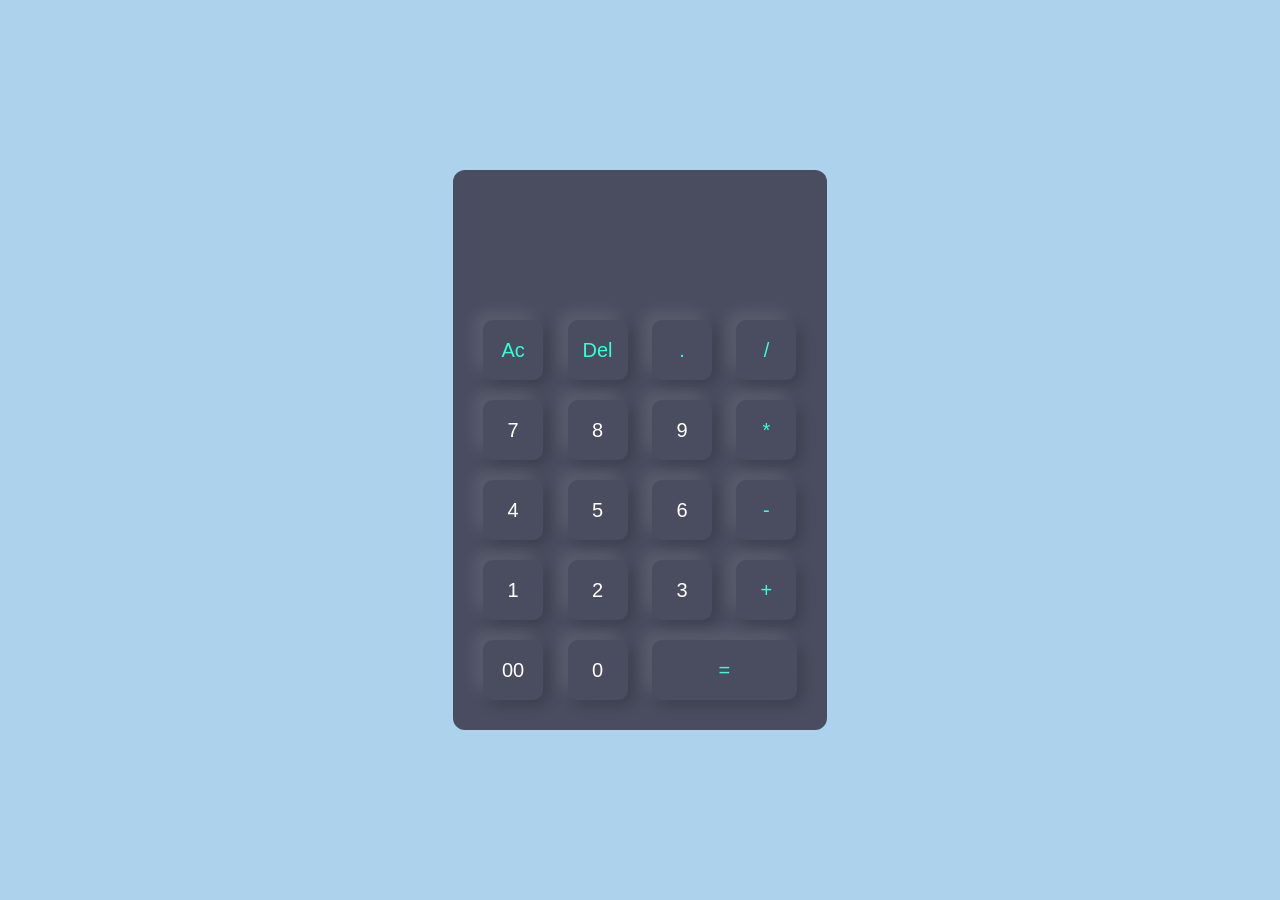
<file: Project-Calculator/Index.html>
<!DOCTYPE html>
<html lang="en">
<head>
    <meta charset="UTF-8">
    <meta name="viewport" content="width=device-width, initial-scale=1.0">
    <title>Project-Calculator</title>
    <link rel="stylesheet" href="style.css">
</head>
<body>
    
    <div class="container">
        <div class="calculator">
            <form>
                <div class="display">
                    <input type="text" name="display">
                </div>
                <div>
                    <input type="button" value="Ac" onclick="display.value = '' " class="operator">
                    <input type="button" value="Del" onclick="display.value = display.value.toString().slice(0,-1)" class="operator">
                    <input type="button" value="." onclick="display.value += '.' " class="operator">
                    <input type="button" value="/" onclick="display.value += '/' " class="operator">
                </div>
                <div>
                    <input type="button" value="7" onclick="display.value += '7' ">
                    <input type="button" value="8" onclick="display.value += '8' ">
                    <input type="button" value="9" onclick="display.value += '9' ">
                    <input type="button" value="*" onclick="display.value += '*' " class="operator">
                </div>
                <div>
                    <input type="button" value="4" onclick="display.value += '4' ">
                    <input type="button" value="5" onclick="display.value += '5' ">
                    <input type="button" value="6" onclick="display.value += '6' ">
                    <input type="button" value="-" onclick="display.value += '-' " class="operator">
                </div>
                <div>
                    <input type="button" value="1" onclick="display.value += '1' ">
                    <input type="button" value="2" onclick="display.value += '2' ">
                    <input type="button" value="3" onclick="display.value += '3' ">
                    <input type="button" value="+" onclick="display.value += '+' " class="operator">
                </div>
                <div>
                    <input type="button" value="00" onclick="display.value += '00' ">
                    <input type="button" value="0" onclick="display.value += '0' ">
                    <input type="button" value="=" onclick="display.value = eval(display.value)" class="equal operator">
                </div>
            </form>
        </div>
    </div>

</body>
</html>
<!-- #ADD2EB WARNA BIRU MODERN desain background website-->
<!-- #494D5F WARNA ABU-ABU desain warna kalkulator-->
</file>
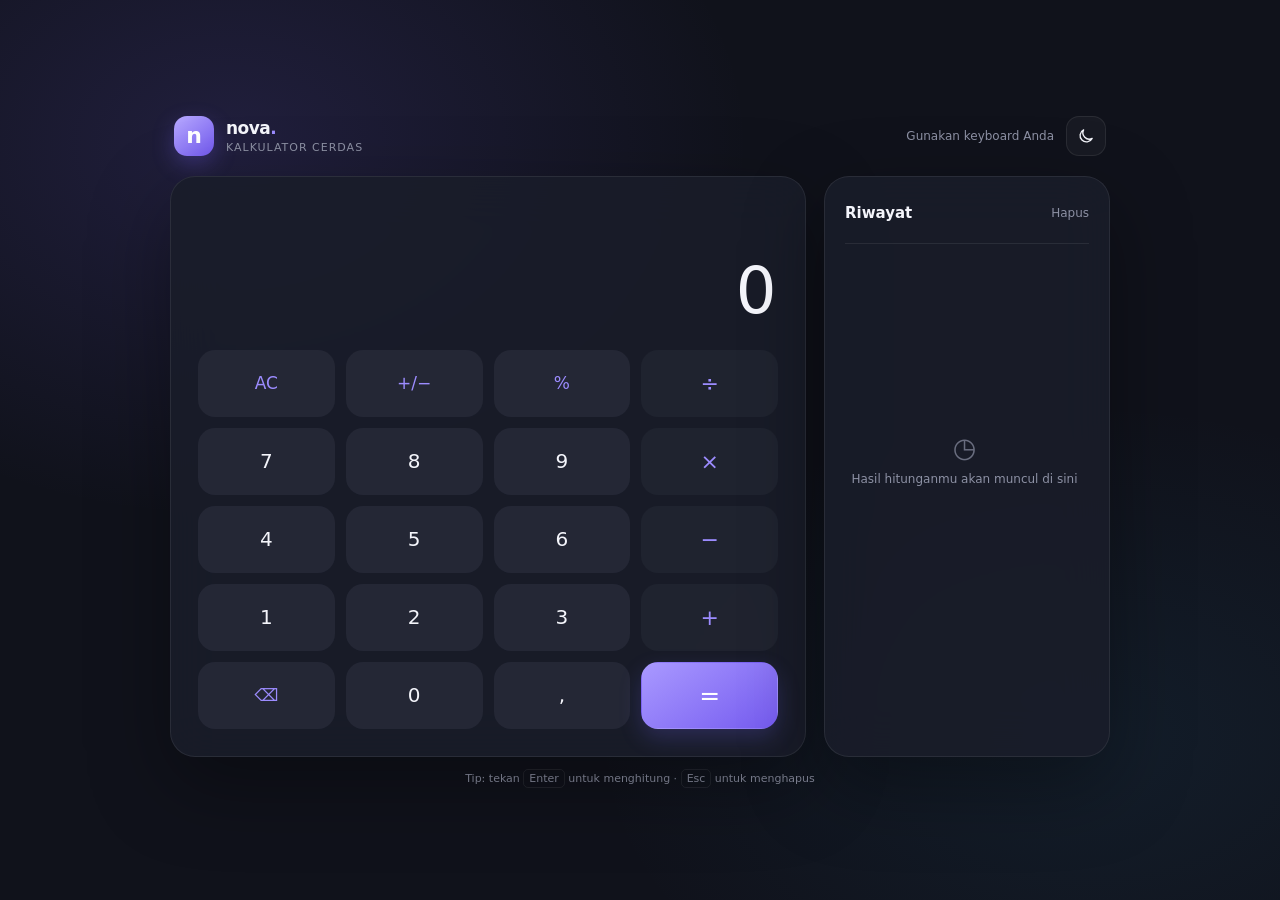
<file: Project-CalculatorJS-AI/index.html>
<!doctype html>
<html lang="id">
<head>
  <meta charset="utf-8">
  <meta name="viewport" content="width=device-width, initial-scale=1">
  <meta name="theme-color" content="#10121b">
  <title>Nova — Kalkulator</title>
  <link rel="stylesheet" href="style.css">
</head>
<body>
  <main class="app">
    <header class="topbar">
      <div class="brand">
        <div class="brand-mark" aria-hidden="true">n</div>
        <div>
          <p class="brand-name">nova<span class="brand-dot">.</span></p>
          <p class="brand-caption">Kalkulator cerdas</p>
        </div>
      </div>
      <div class="top-actions">
        <span class="keyboard-hint">Gunakan keyboard Anda</span>
        <button class="icon-button" id="theme-toggle" type="button" aria-label="Ganti tema" title="Ganti tema">
          <svg id="theme-icon" viewBox="0 0 24 24" fill="none" stroke="currentColor" stroke-width="1.8" stroke-linecap="round" stroke-linejoin="round" aria-hidden="true">
            <path d="M20.2 15.2A8.5 8.5 0 0 1 8.8 3.8 8.5 8.5 0 1 0 20.2 15.2Z"></path>
          </svg>
        </button>
      </div>
    </header>

    <div class="workspace">
      <section class="calculator" aria-label="Kalkulator">
        <div class="display" aria-live="polite" aria-atomic="true">
          <div class="expression" id="expression"></div>
          <output class="result" id="result">0</output>
        </div>
        <div class="keypad" id="keypad">
          <button class="key utility" type="button" data-action="clear" aria-label="Hapus semua">AC</button>
          <button class="key utility" type="button" data-action="sign" aria-label="Ubah tanda">+/−</button>
          <button class="key utility" type="button" data-action="percent" aria-label="Persen">%</button>
          <button class="key operator" type="button" data-operator="/" aria-label="Bagi">÷</button>

          <button class="key" type="button" data-digit="7">7</button>
          <button class="key" type="button" data-digit="8">8</button>
          <button class="key" type="button" data-digit="9">9</button>
          <button class="key operator" type="button" data-operator="*" aria-label="Kali">×</button>

          <button class="key" type="button" data-digit="4">4</button>
          <button class="key" type="button" data-digit="5">5</button>
          <button class="key" type="button" data-digit="6">6</button>
          <button class="key operator" type="button" data-operator="-" aria-label="Kurang">−</button>

          <button class="key" type="button" data-digit="1">1</button>
          <button class="key" type="button" data-digit="2">2</button>
          <button class="key" type="button" data-digit="3">3</button>
          <button class="key operator" type="button" data-operator="+" aria-label="Tambah">+</button>

          <button class="key utility" type="button" data-action="backspace" aria-label="Hapus satu angka">⌫</button>
          <button class="key" type="button" data-digit="0">0</button>
          <button class="key" type="button" data-action="decimal" aria-label="Koma">,</button>
          <button class="key equals" type="button" data-action="equals" aria-label="Sama dengan">=</button>
        </div>
      </section>

      <aside class="history" aria-label="Riwayat perhitungan">
        <div class="history-heading">
          <h2 class="history-title">Riwayat</h2>
          <button class="clear-history" id="clear-history" type="button">Hapus</button>
        </div>
        <div class="history-list" id="history-list">
          <div class="history-empty"><span aria-hidden="true">◷</span><span>Hasil hitunganmu akan muncul di sini</span></div>
        </div>
      </aside>
    </div>

    <p class="footer-note">Tip: tekan <kbd>Enter</kbd> untuk menghitung · <kbd>Esc</kbd> untuk menghapus</p>
    <p class="sr-only" id="status" role="status"></p>
  </main>

  <script src="input.js" defer></script>
</body>
</html>
</file>
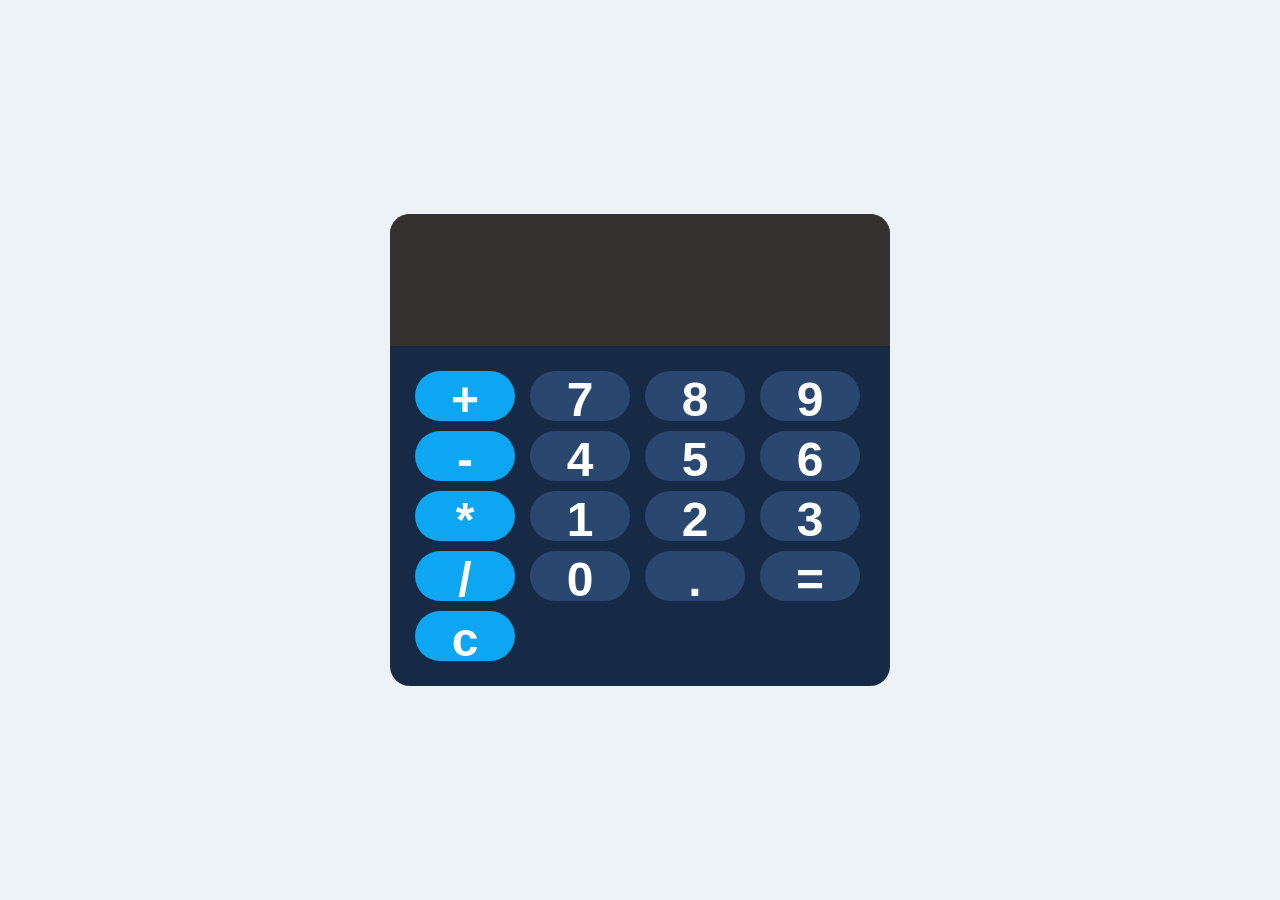
<file: Project-CalculatorJS/index.html>
<!DOCTYPE html>
<html lang="en">
<head>
    <meta charset="UTF-8">
    <meta name="viewport" content="width=device-width, initial-scale=1.0">
    <title>Project-CalculatorwithJS</title>
    <link rel="stylesheet" href="style.css">
</head>
<body>
    <div id="calculator">
            <input type="text" id="display" readonly>
            <div id="keys">
                <button onclick="appendToDisplay('+')" class="operator-btn">+</button>
                <button onclick="appendToDisplay('7')">7</button>
                <button onclick="appendToDisplay('8')">8</button>
                <button onclick="appendToDisplay('9')">9</button>
                <button onclick="appendToDisplay('-')" class="operator-btn">-</button>
                <button onclick="appendToDisplay('4')">4</button>
                <button onclick="appendToDisplay('5')">5</button>
                <button onclick="appendToDisplay('6')">6</button>
                <button onclick="appendToDisplay('*')" class="operator-btn">*</button>
                <button onclick="appendToDisplay('1')">1</button>
                <button onclick="appendToDisplay('2')">2</button>
                <button onclick="appendToDisplay('3')">3</button>
                <button onclick="appendToDisplay('/')" class="operator-btn">/</button>
                <button onclick="appendToDisplay('0')">0</button>
                <button onclick="appendToDisplay('.')">.</button>
                <button onclick="calculate()">=</button>
                <button onclick="clearDisplay()" class="operator-btn">c</button>
            </div>
    </div>
    <script src="script.js"></script>
</body>
</html>
</file>
<file: Project-Calculator/style.css>
* {
    margin: 0;
    padding: 0;
    font-family: Arial, sans-serif;
}

.container {
    width: 100%;
    height: 100vh;
    background-color: #ADD2EB;
    display: flex;
    align-items: center;
    justify-content: center;
}

.calculator {
    background: #494D5F;
    padding: 20px;
    border-radius: 12px;
}

.calculator form input {
    border: 0;
    outline: 0;
    width: 60px;
    color: white;
    height: 60px;
    border-radius: 10px;
    box-shadow: -8px -8px 15px rgba(255, 255, 255, 0.1),
                5px 5px 15px rgba(0, 0, 0, 0.2);
    background: transparent;
    font-size: 20px;
    margin: 10px;

}

form .display {
    display: flex;
    justify-content: center;
    margin: 20px 0;
}

form .display input {
    text-align: right;
    flex: 1;
    font-size: 45px;
    box-shadow: none;
}

form input.equal {
    width: 145px;
}

form input.operator {
    color: #33ffd8;
    
}
</file>
<file: Project-CalculatorJS-AI/style.css>
:root {
      color-scheme: dark;
      --page: #10121b;
      --panel: rgba(26, 29, 42, .88);
      --panel-soft: rgba(255, 255, 255, .035);
      --key: #242735;
      --key-hover: #303446;
      --text: #f4f5fb;
      --muted: #8d91a4;
      --line: rgba(255, 255, 255, .08);
      --accent: #9c8cff;
      --accent-strong: #7862f5;
      --shadow: 0 28px 80px rgba(0, 0, 0, .35);
    }

    :root[data-theme="light"] {
      color-scheme: light;
      --page: #f2f3f9;
      --panel: rgba(255, 255, 255, .9);
      --panel-soft: rgba(30, 34, 55, .035);
      --key: #f0f1f7;
      --key-hover: #e6e7f1;
      --text: #232436;
      --muted: #81849a;
      --line: rgba(35, 36, 54, .09);
      --accent: #6d58e8;
      --accent-strong: #5944d6;
      --shadow: 0 28px 80px rgba(53, 50, 92, .13);
    }

    * { box-sizing: border-box; }

    body {
      min-height: 100vh;
      margin: 0;
      display: grid;
      place-items: center;
      padding: 32px 20px;
      overflow-x: hidden;
      background:
        radial-gradient(ellipse at 18% 16%, rgba(119, 96, 238, .16), transparent 35%),
        radial-gradient(ellipse at 85% 82%, rgba(47, 134, 180, .1), transparent 32%),
        var(--page);
      color: var(--text);
      font-family: Inter, ui-sans-serif, system-ui, -apple-system, BlinkMacSystemFont, "Segoe UI", sans-serif;
      transition: background .25s ease, color .25s ease;
    }

    button { font: inherit; }

    .app { width: min(100%, 940px); }

    .topbar {
      display: flex;
      align-items: center;
      justify-content: space-between;
      margin: 0 4px 20px;
    }

    .brand { display: flex; align-items: center; gap: 12px; }

    .brand-mark {
      width: 40px;
      height: 40px;
      display: grid;
      place-items: center;
      border-radius: 13px;
      background: linear-gradient(140deg, #b8aaff, #7158ee);
      color: white;
      box-shadow: 0 8px 22px rgba(120, 98, 245, .3);
      font-size: 22px;
      font-weight: 700;
    }

    .brand-name { margin: 0; font-size: 17px; font-weight: 700; letter-spacing: -.03em; }
    .brand-dot { color: var(--accent); }
    .brand-caption { margin: 3px 0 0; color: var(--muted); font-size: 11px; letter-spacing: .09em; text-transform: uppercase; }

    .top-actions { display: flex; align-items: center; gap: 12px; }

    .keyboard-hint {
      color: var(--muted);
      font-size: 12px;
    }

    .icon-button {
      width: 40px;
      height: 40px;
      display: grid;
      place-items: center;
      border: 1px solid var(--line);
      border-radius: 13px;
      background: var(--panel-soft);
      color: var(--text);
      cursor: pointer;
      transition: background .18s ease, transform .18s ease;
    }

    .icon-button:hover { background: var(--key-hover); transform: translateY(-1px); }
    .icon-button svg { width: 18px; height: 18px; }

    .workspace {
      display: grid;
      grid-template-columns: minmax(0, 1fr) 286px;
      gap: 18px;
      align-items: stretch;
    }

    .calculator, .history {
      border: 1px solid var(--line);
      border-radius: 25px;
      background: var(--panel);
      box-shadow: var(--shadow);
      backdrop-filter: blur(24px);
    }

    .calculator { padding: 27px; }

    .display {
      min-height: 146px;
      display: flex;
      flex-direction: column;
      align-items: flex-end;
      justify-content: flex-end;
      padding: 8px 5px 23px;
      overflow: hidden;
      text-align: right;
    }

    .expression {
      min-height: 22px;
      max-width: 100%;
      overflow: hidden;
      color: var(--muted);
      font-size: 14px;
      text-overflow: ellipsis;
      white-space: nowrap;
    }

    .result {
      max-width: 100%;
      margin-top: 8px;
      overflow: hidden;
      font-size: clamp(42px, 8vw, 64px);
      font-weight: 350;
      letter-spacing: -.055em;
      line-height: 1.08;
      text-overflow: ellipsis;
      white-space: nowrap;
    }

    .keypad {
      display: grid;
      grid-template-columns: repeat(4, minmax(0, 1fr));
      gap: 11px;
    }

    .key {
      min-height: 67px;
      border: 1px solid transparent;
      border-radius: 17px;
      background: var(--key);
      color: var(--text);
      cursor: pointer;
      font-size: 20px;
      font-weight: 500;
      transition: transform .12s ease, background .15s ease, border-color .15s ease;
      -webkit-tap-highlight-color: transparent;
    }

    .key:hover { background: var(--key-hover); }
    .key:active { transform: scale(.96); }
    .key:focus-visible, .icon-button:focus-visible, .history-item:focus-visible {
      outline: 2px solid var(--accent);
      outline-offset: 3px;
    }

    .key.utility { color: var(--accent); font-size: 17px; }
    .key.operator { background: var(--panel-soft); color: var(--accent); font-size: 22px; }
    .key.operator[aria-pressed="true"] { border-color: var(--accent); background: rgba(156, 140, 255, .13); }
    .key.equals {
      background: linear-gradient(145deg, #a999ff, #755bf0);
      color: #fff;
      box-shadow: 0 9px 22px rgba(120, 98, 245, .22);
      font-size: 25px;
    }
    .key.equals:hover { background: linear-gradient(145deg, #b5a8ff, #846ff8); }

    .history {
      display: flex;
      flex-direction: column;
      min-height: 100%;
      padding: 23px 20px 17px;
    }

    .history-heading {
      display: flex;
      align-items: center;
      justify-content: space-between;
      padding-bottom: 17px;
      border-bottom: 1px solid var(--line);
    }

    .history-title { margin: 0; font-size: 15px; font-weight: 650; }
    .clear-history {
      padding: 6px 0 6px 8px;
      border: 0;
      background: transparent;
      color: var(--muted);
      cursor: pointer;
      font-size: 12px;
    }
    .clear-history:hover { color: var(--accent); }

    .history-list {
      display: flex;
      flex: 1;
      flex-direction: column;
      gap: 4px;
      max-height: 410px;
      margin: 10px -8px 0;
      padding: 0 5px 0 0;
      overflow-y: auto;
    }

    .history-empty {
      display: grid;
      flex: 1;
      min-height: 170px;
      place-content: center;
      gap: 9px;
      color: var(--muted);
      text-align: center;
      font-size: 12px;
    }

    .history-empty span:first-child { font-size: 27px; opacity: .7; }

    .history-item {
      width: 100%;
      display: block;
      padding: 12px 10px;
      border: 0;
      border-radius: 12px;
      background: transparent;
      color: var(--text);
      cursor: pointer;
      text-align: right;
    }
    .history-item:hover { background: var(--panel-soft); }
    .history-equation { display: block; color: var(--muted); font-size: 12px; }
    .history-answer { display: block; margin-top: 5px; font-size: 17px; font-weight: 550; }

    .footer-note {
      margin: 15px 4px 0;
      color: var(--muted);
      font-size: 11px;
      text-align: center;
    }
    .footer-note kbd {
      padding: 2px 5px;
      border: 1px solid var(--line);
      border-radius: 5px;
      font: inherit;
    }

    .sr-only {
      position: absolute;
      width: 1px;
      height: 1px;
      padding: 0;
      margin: -1px;
      overflow: hidden;
      clip: rect(0, 0, 0, 0);
      white-space: nowrap;
      border: 0;
    }

    @media (max-width: 760px) {
      body { padding: 24px 16px; }
      .workspace { grid-template-columns: minmax(0, 1fr); }
      .history { min-height: 190px; }
      .history-list { max-height: 220px; }
      .history-empty { min-height: 120px; }
    }

    @media (max-width: 430px) {
      body { padding: 17px 12px; }
      .topbar { margin-bottom: 14px; }
      .keyboard-hint { display: none; }
      .calculator { padding: 17px; border-radius: 21px; }
      .display { min-height: 132px; }
      .keypad { gap: 8px; }
      .key { min-height: 59px; border-radius: 14px; }
      .history { border-radius: 21px; }
    }

    @media (prefers-reduced-motion: reduce) {
      *, *::before, *::after { scroll-behavior: auto !important; transition-duration: .01ms !important; }
    }
</file>
<file: Project-CalculatorJS/style.css>
* {
    box-sizing: border-box;
}

body {
    margin: 0;
    display: flex;
    justify-content: center;
    align-items: center;
    height: 100vh;
    background-color: hsl(210, 40%, 95%);
    text-align: center;
}

#calculator {
    font-family: Arial, sans-serif;
    background-color: hsl(215, 50%, 18%);
    border-radius: 20px;
    max-width: 500px;
    overflow: hidden;
}

#display {
    width: 100%;
    padding: 20px;
    font-size: 5rem;
    text-align: left;
    border: none;
    background-color: hsl(0, 4%, 20%);
    color: white;
}

#keys {
    display: grid;
    grid-template-columns: repeat(4, 1fr);
    gap: 10px;
    padding: 25px;
}

button {
    width: 100px;
    height: 50px;
    border-radius: 50px;
    border: none;
    background-color: hsl(215, 45%, 30%);
    color: white;
    font-size: 3rem;
    font-weight: bold;
    cursor: pointer;
}

button:hover {
    background-color: hsl(215, 45%, 40%);
}

button:active {
    background-color: hsl(215, 45%, 50%);
}

.operator-btn {
    background-color: hsl(200, 90%, 50%);
}

.operator-btn:hover {
    background-color: hsl(200, 90%, 60%);
}

.operator-btn:active {
    background-color: hsl(200, 90%, 70%);
}
</file>
